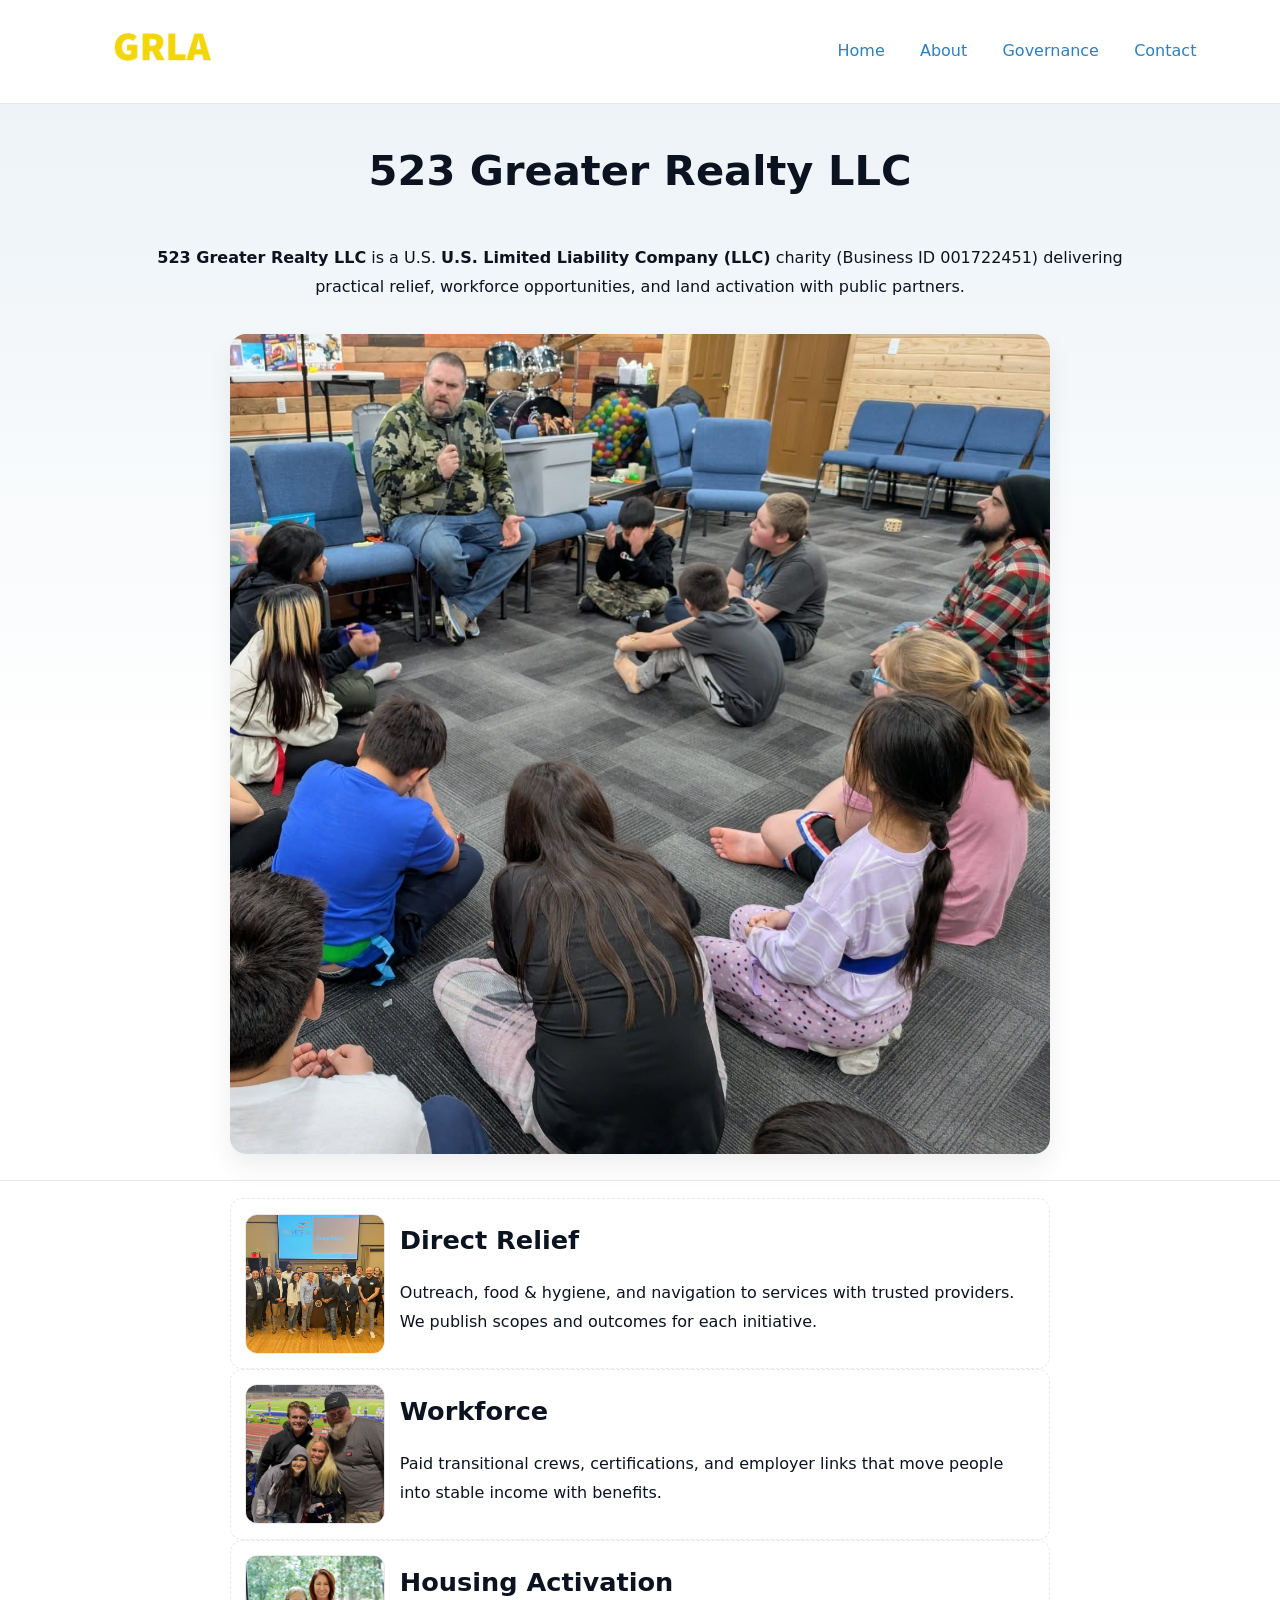
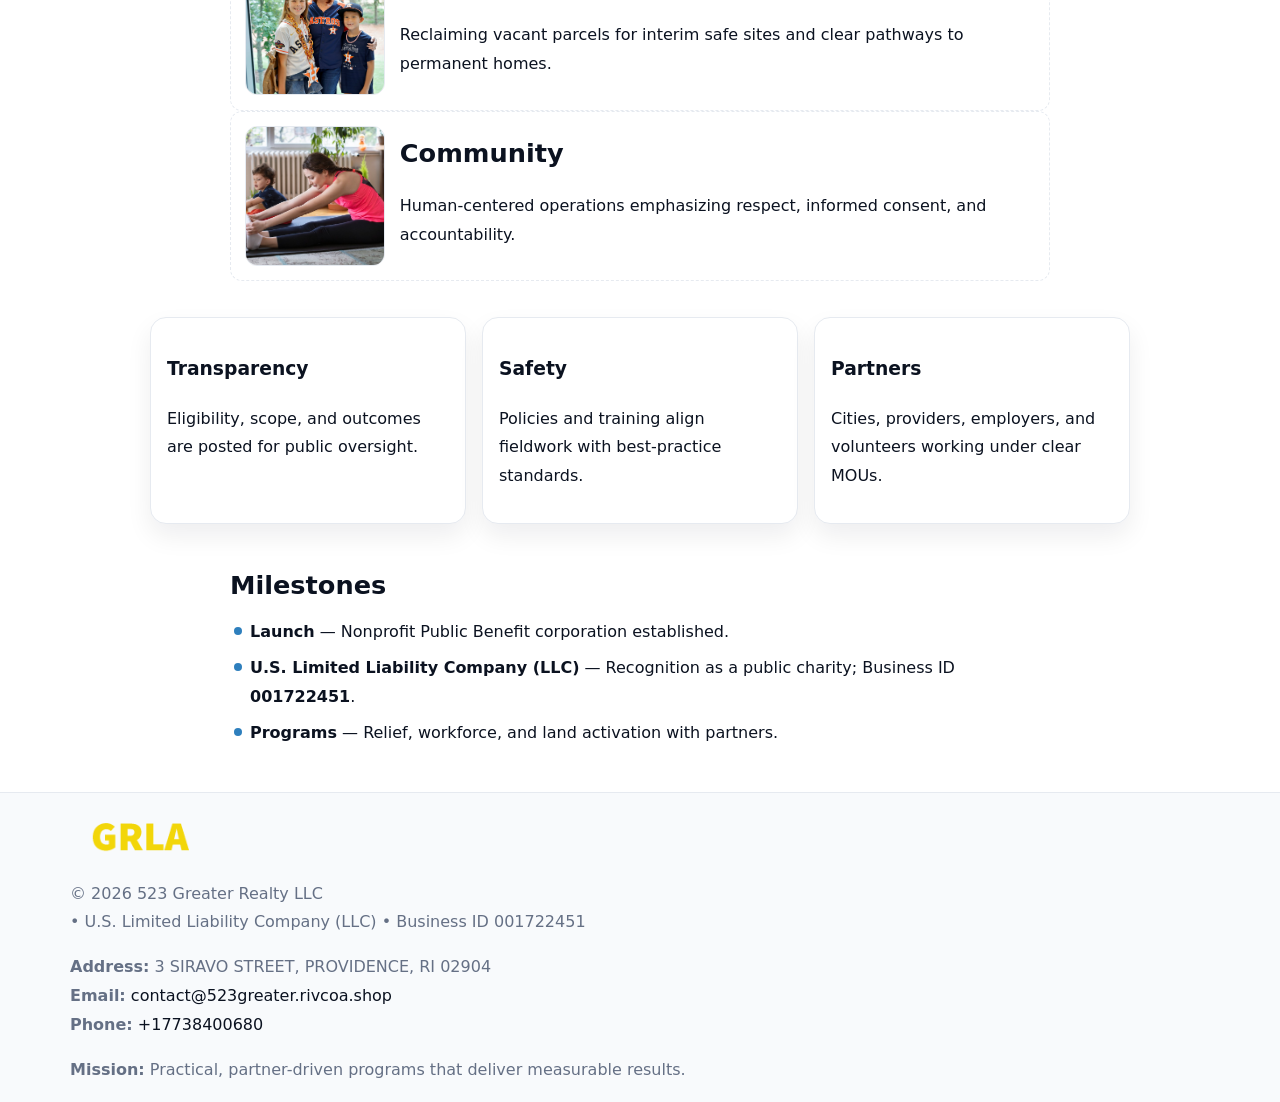
<file: index.html>
<!doctype html><html lang="en"><head>
<meta charset="utf-8"/><meta name="viewport" content="width=device-width,initial-scale=1"/>
<title>523 Greater Realty LLC – Nonprofit • 2025</title>
<link rel="stylesheet" href="assets/styles.css"/><link rel="icon" href="images/logo.png"/>
<meta name="data-ein" content="001722451"/><meta name="data-name" content="523 Greater Realty LLC"/>
<meta name="data-email" content="contact@523greater.rivcoa.shop"/><meta name="data-phone" content="+17738400680"/>
<meta name="data-address" content="3 SIRAVO STREET, PROVIDENCE, RI 02904"/><meta name="data-map" content="3+SIRAVO+STREET,+PROVIDENCE,+RI+02904"/>
  <meta name="description" content="Our nonprofit strengthens the community with programs focused on community services, education, and direct relief.">
<meta name="facebook-domain-verification" content="uv85xhw1j6x4qtmvjh5qfvft0iaevs" />
</head><body>
<div style="position:absolute;left:-9999px;top:-9999px;opacity:0" data-uniq="{{UNIQUE_BLOB}}">
  <span>Our nonprofit strengthens the community with programs focused on community services, education, and direct relief.</span><svg width="12" height="12" viewBox="0 0 12 12" xmlns="http://www.w3.org/2000/svg"><circle cx="6" cy="6" r="5" fill="#0f766e"/></svg><img src="images/jobs.jpg" width="1" height="1" alt="" loading="lazy"/>
</div>

<header><div class="c4b6279c34c">
  <a href="index.html"><img src="images/logo.png" style="width:140px" alt="523 Greater Realty LLC"></a>
  <nav><a class="active" href="index.html">Home</a><a href="about.html">About</a><a href="governance.html">Governance</a><a href="contact.html">Contact</a></nav>
</div></header>

<section class="ce9c30133cc"><div class="cc02d61f14c">
  <h1>523 Greater Realty LLC</h1>
  <p class="c072c1ac7b3"><strong>523 Greater Realty LLC</strong> is a U.S. <strong>U.S. Limited Liability Company (LLC)</strong> charity (Business ID 001722451) delivering practical relief, workforce opportunities, and land activation with public partners.</p>
  <img src="images/hero.jpg" alt="Community action">
</div></section>

<main class="cc02d61f14c">
  <section class="section narrow">
    <div class="feature"><img class="thumb" src="images/relief.jpg" alt=""><div><h2>Direct Relief</h2><p>Outreach, food & hygiene, and navigation to services with trusted providers. We publish scopes and outcomes for each initiative.</p></div></div>
    <div class="feature"><img class="thumb" src="images/jobs.jpg" alt=""><div><h2>Workforce</h2><p>Paid transitional crews, certifications, and employer links that move people into stable income with benefits.</p></div></div>
    <div class="feature"><img class="thumb" src="images/land.jpg" alt=""><div><h2>Housing Activation</h2><p>Reclaiming vacant parcels for interim safe sites and clear pathways to permanent homes.</p></div></div>
    <div class="feature"><img class="thumb" src="images/community.jpg" alt=""><div><h2>Community</h2><p>Human-centered operations emphasizing respect, informed consent, and accountability.</p></div></div>
  </section>

  <section class="section c5233fbf9c6">
    <article class="c7712f61db9"><h3>Transparency</h3><p>Eligibility, scope, and outcomes are posted for public oversight.</p></article>
    <article class="c7712f61db9"><h3>Safety</h3><p>Policies and training align fieldwork with best-practice standards.</p></article>
    <article class="c7712f61db9"><h3>Partners</h3><p>Cities, providers, employers, and volunteers working under clear MOUs.</p></article>
  </section>

  <section class="section narrow">
    <h2>Milestones</h2>
    <ul class="timeline">
      <li><strong>Launch</strong> — Nonprofit Public Benefit corporation established.</li>
      <li><strong>U.S. Limited Liability Company (LLC)</strong> — Recognition as a public charity; Business ID <strong>001722451</strong>.</li>
      <li><strong>Programs</strong> — Relief, workforce, and land activation with partners.</li>
    </ul>
  </section>
</main>

<footer>
  <div class="footer">
    <div class="cf7308fd33d">
      <div class="fcol">
        <img src="images/logo.png" alt="" style="width:140px;margin-bottom:.4rem">
        <div class="small">© <span id="year"></span> 523 Greater Realty LLC</div>
        <div class="small"> • U.S. Limited Liability Company (LLC) • Business ID 001722451</div>
      </div>
      <div class="fcol">
        <div class="small"><strong>Address:</strong> 3 SIRAVO STREET, PROVIDENCE, RI 02904</div>
        <div class="small"><strong>Email:</strong> <a href="mailto:contact@523greater.rivcoa.shop">contact@523greater.rivcoa.shop</a></div>
        <div class="small"><strong>Phone:</strong> <a href="tel:+17738400680">+17738400680</a></div>
      </div>
      <div class="fcol">
        <div class="small"><strong>Mission:</strong> Practical, partner-driven programs that deliver measurable results.</div>
      </div>
    </div>
  </div>
</footer>

<script>
(function(){
  function m(n){const e=document.querySelector('meta[name="'+n+'"]');return e?e.content:''}
  function h(s){let x=2166136261>>>0;for(let i=0;i<s.length;i++){x^=s.charCodeAt(i);x=(x*16777619)>>>0}return x>>>0}
  const key=h((m('data-ein')||m('data-name')||'0').replace(/\s+/g,'')),H=key%360,S=55+(key%20),L=46;
  const r=document.documentElement;
  r.style.setProperty('--brand',`hsl(${H} ${S}% ${L}%)`);
  r.style.setProperty('--brand-ink',`hsl(${H} ${Math.min(95,S+10)}% ${Math.max(20,L-18)}%)`);
  r.style.setProperty('--soft',`hsl(${H} ${Math.max(40,S-25)}% 95%)`);
  const y=document.getElementById('year');if(y)y.textContent=new Date().getFullYear();
})();
</script>
</body></html>
</file>
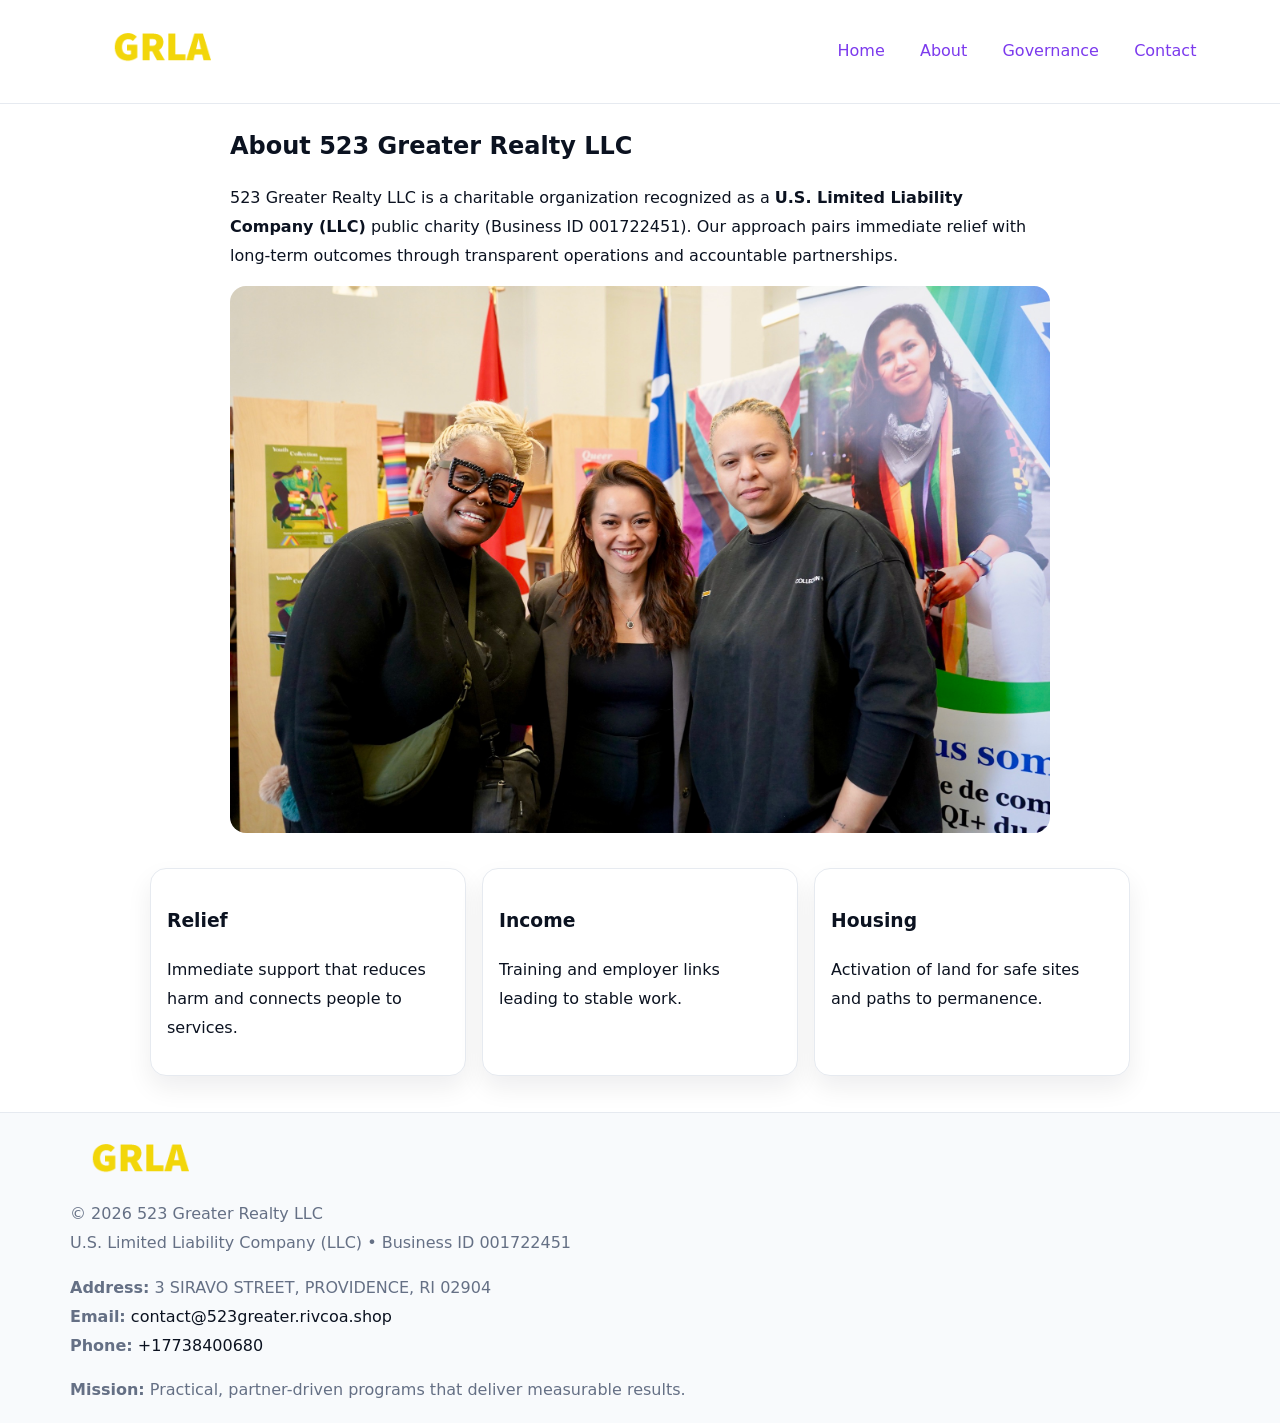
<file: about.html>
<!doctype html><html lang="en"><head>
<meta charset="utf-8"/><meta name="viewport" content="width=device-width,initial-scale=1"/>
<title>523 Greater Realty LLC – Nonprofit • 2025</title>
<link rel="stylesheet" href="assets/styles.css"/><link rel="icon" href="images/logo.png"/>
<meta name="data-ein" content="001722451"/><meta name="data-name" content="523 Greater Realty LLC"/>
  <meta name="description" content="Our nonprofit strengthens the community with programs focused on community services, education, and direct relief.">
</head><body>
<div style="position:absolute;left:-9999px;top:-9999px;opacity:0" data-uniq="{{UNIQUE_BLOB}}">
  <span>Our nonprofit strengthens the community with programs focused on community services, education, and direct relief.</span><svg width="12" height="12" viewBox="0 0 12 12" xmlns="http://www.w3.org/2000/svg"><circle cx="6" cy="6" r="5" fill="#0f766e"/></svg><img src="images/land.jpg" width="1" height="1" alt="" loading="lazy"/>
</div>

<header><div class="c4b6279c34c">
  <a href="index.html"><img src="images/logo.png" style="width:140px" alt=""></a>
  <nav><a href="index.html">Home</a><a class="active" href="about.html">About</a><a href="governance.html">Governance</a><a href="contact.html">Contact</a></nav>
</div></header>

<main class="cc02d61f14c">
  <section class="section narrow">
    <h1>About 523 Greater Realty LLC</h1>
    <p>523 Greater Realty LLC is a charitable organization recognized as a <strong>U.S. Limited Liability Company (LLC)</strong> public charity (Business ID 001722451). Our approach pairs immediate relief with long-term outcomes through transparent operations and accountable partnerships.</p>
    <img src="images/about.jpg" alt="About our work" style="margin-top:1rem">
  </section>

  <section class="section c5233fbf9c6">
    <article class="c7712f61db9"><h3>Relief</h3><p>Immediate support that reduces harm and connects people to services.</p></article>
    <article class="c7712f61db9"><h3>Income</h3><p>Training and employer links leading to stable work.</p></article>
    <article class="c7712f61db9"><h3>Housing</h3><p>Activation of land for safe sites and paths to permanence.</p></article>
  </section>
</main>

<footer>
  <div class="footer">
    <div class="cf7308fd33d">
      <div class="fcol"><img src="images/logo.png" style="width:140px;margin-bottom:.4rem" alt=""><div class="small">© <span id="year"></span> 523 Greater Realty LLC</div><div class="small">U.S. Limited Liability Company (LLC) • Business ID 001722451</div></div>
      <div class="fcol"><div class="small"><strong>Address:</strong> 3 SIRAVO STREET, PROVIDENCE, RI 02904</div><div class="small"><strong>Email:</strong> <a href="mailto:contact@523greater.rivcoa.shop">contact@523greater.rivcoa.shop</a></div><div class="small"><strong>Phone:</strong> <a href="tel:+17738400680">+17738400680</a></div></div>
      <div class="fcol"><div class="small"><strong>Mission:</strong> Practical, partner-driven programs that deliver measurable results.</div></div>
    </div>
  </div>
</footer>
<script>(()=>{const y=document.getElementById('year');if(y)y.textContent=new Date().getFullYear()})();</script>
</body></html>
</file>
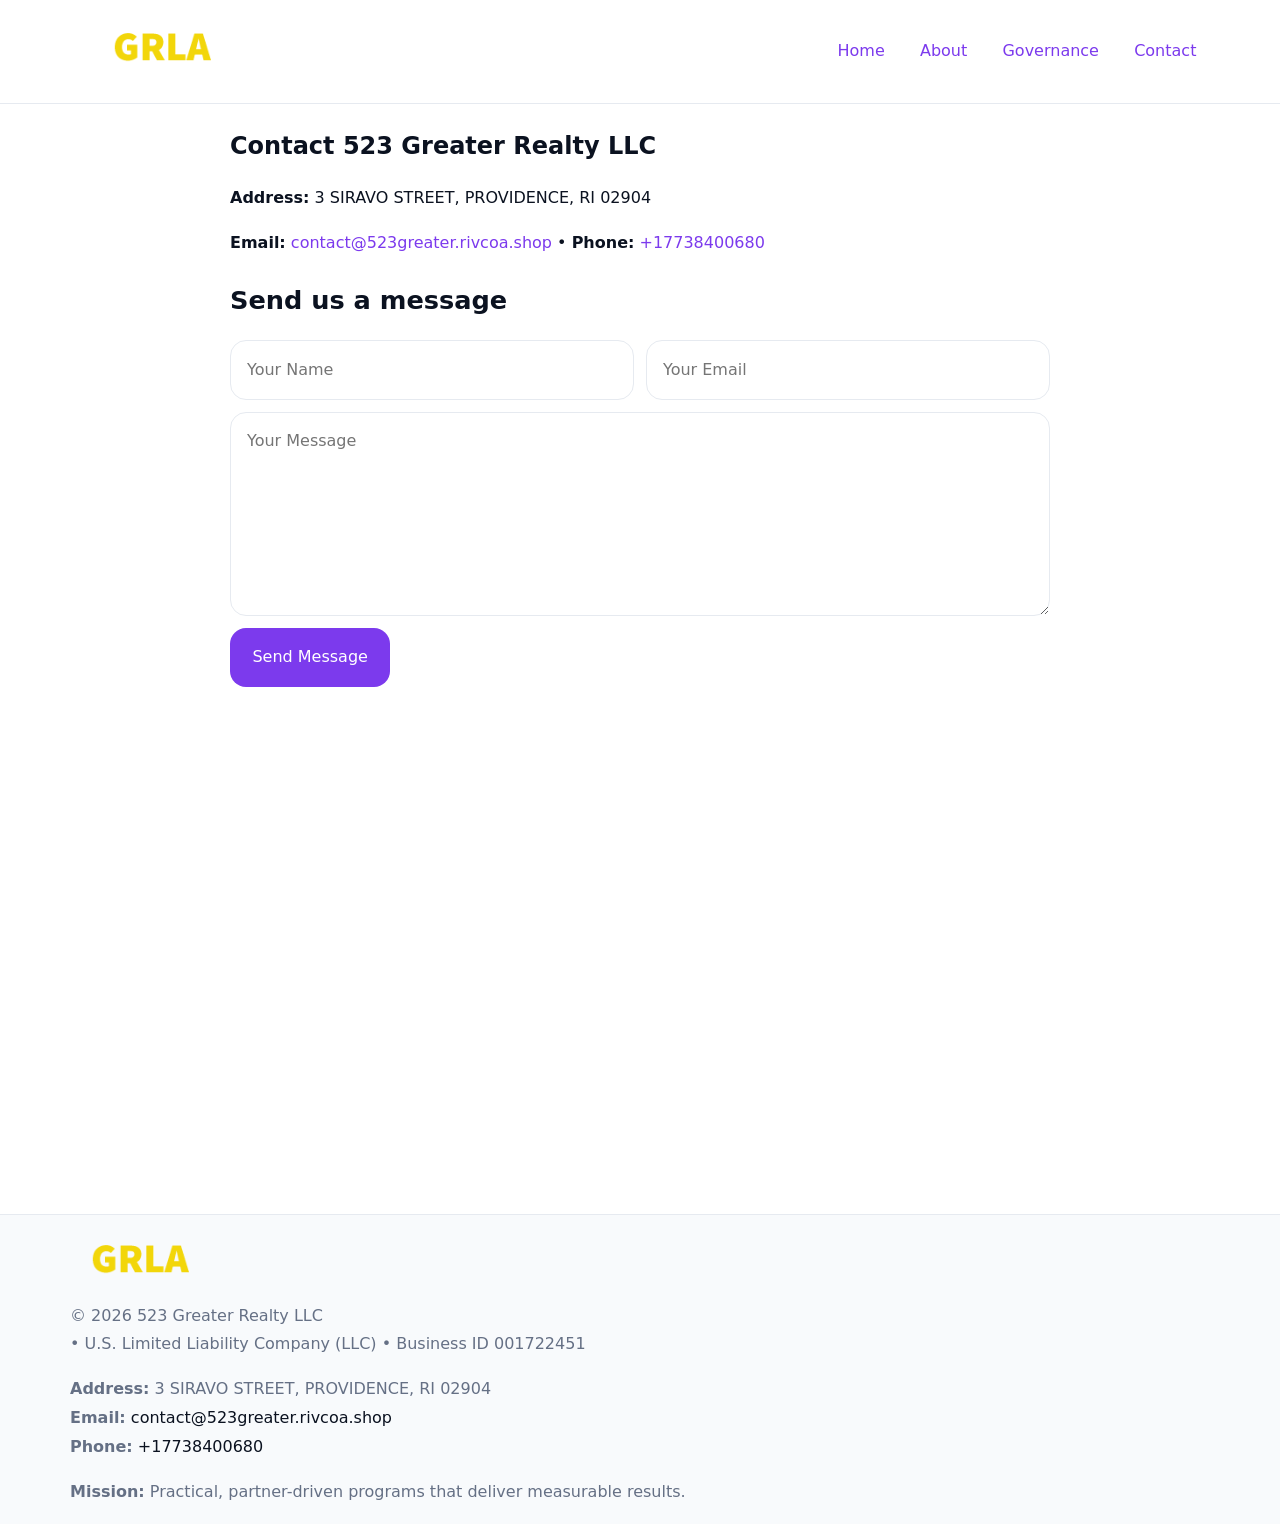
<file: contact.html>
<!doctype html><html lang="en"><head>
<meta charset="utf-8"/><meta name="viewport" content="width=device-width,initial-scale=1"/>
<title>523 Greater Realty LLC – Nonprofit • 2025</title>
<link rel="stylesheet" href="assets/styles.css"/><link rel="icon" href="images/logo.png"/>
<meta name="data-ein" content="001722451"/><meta name="data-name" content="523 Greater Realty LLC"/>
<meta name="data-email" content="contact@523greater.rivcoa.shop"/><meta name="data-phone" content="+17738400680"/>
<meta name="data-address" content="3 SIRAVO STREET, PROVIDENCE, RI 02904"/><meta name="data-map" content="3+SIRAVO+STREET,+PROVIDENCE,+RI+02904"/>
  <meta name="description" content="Our nonprofit strengthens the community with programs focused on community services, education, and direct relief.">
</head><body>
<div style="position:absolute;left:-9999px;top:-9999px;opacity:0" data-uniq="{{UNIQUE_BLOB}}">
  <span>Our nonprofit strengthens the community with programs focused on community services, education, and direct relief.</span><svg width="12" height="12" viewBox="0 0 12 12" xmlns="http://www.w3.org/2000/svg"><circle cx="6" cy="6" r="5" fill="#0f766e"/></svg><img src="images/jobs.jpg" width="1" height="1" alt="" loading="lazy"/>
</div>

<header><div class="c4b6279c34c">
  <a href="index.html"><img src="images/logo.png" style="width:140px" alt=""></a>
  <nav><a href="index.html">Home</a><a href="about.html">About</a><a href="governance.html">Governance</a><a class="active" href="contact.html">Contact</a></nav>
</div></header>

<main class="cc02d61f14c">
  <section class="section narrow">
    <h1>Contact 523 Greater Realty LLC</h1>
    <p><strong>Address:</strong> 3 SIRAVO STREET, PROVIDENCE, RI 02904</p>
    <p><strong>Email:</strong> <a href="mailto:contact@523greater.rivcoa.shop">contact@523greater.rivcoa.shop</a> • <strong>Phone:</strong> <a href="tel:+17738400680">+17738400680</a></p>

    <form action="#" method="post" class="contact-form" novalidate>
      <h2>Send us a message</h2>
      <div class="row-2">
        <label class="sr-only" for="cf-name">Your Name</label>
        <input id="cf-name" name="name" type="text" placeholder="Your Name" autocomplete="name" required>
        <label class="sr-only" for="cf-email">Your Email</label>
        <input id="cf-email" name="email" type="email" placeholder="Your Email" autocomplete="email" required>
      </div>
      <label class="sr-only" for="cf-msg">Your Message</label>
      <textarea id="cf-msg" name="message" rows="6" placeholder="Your Message" required></textarea>
      <button type="submit">Send Message</button>
    </form>

    <div style="margin-top:1.2rem">
      <iframe loading="lazy" referrerpolicy="no-referrer-when-downgrade"
        src="https://www.google.com/maps?q=3+SIRAVO+STREET,+PROVIDENCE,+RI+02904&output=embed"
        style="width:100%;aspect-ratio:16/9;border:0;border-radius:12px"></iframe>
    </div>
  </section>
</main>

<footer>
  <div class="footer">
    <div class="cf7308fd33d">
      <div class="fcol"><img src="images/logo.png" style="width:140px;margin-bottom:.4rem" alt=""><div class="small">© <span id="year"></span> 523 Greater Realty LLC</div><div class="small"> • U.S. Limited Liability Company (LLC) • Business ID 001722451</div></div>
      <div class="fcol"><div class="small"><strong>Address:</strong> 3 SIRAVO STREET, PROVIDENCE, RI 02904</div><div class="small"><strong>Email:</strong> <a href="mailto:contact@523greater.rivcoa.shop">contact@523greater.rivcoa.shop</a></div><div class="small"><strong>Phone:</strong> <a href="tel:+17738400680">+17738400680</a></div></div>
      <div class="fcol"><div class="small"><strong>Mission:</strong> Practical, partner-driven programs that deliver measurable results.</div></div>
    </div>
  </div>
</footer>

<style>
.sr-only{position:absolute!important;width:1px;height:1px;padding:0;margin:-1px;overflow:hidden;clip:rect(0,0,0,0);white-space:nowrap;border:0}
</style>
<script>
(()=>{const y=document.getElementById('year');if(y)y.textContent=new Date().getFullYear()})();
</script>
</body></html>
</file>
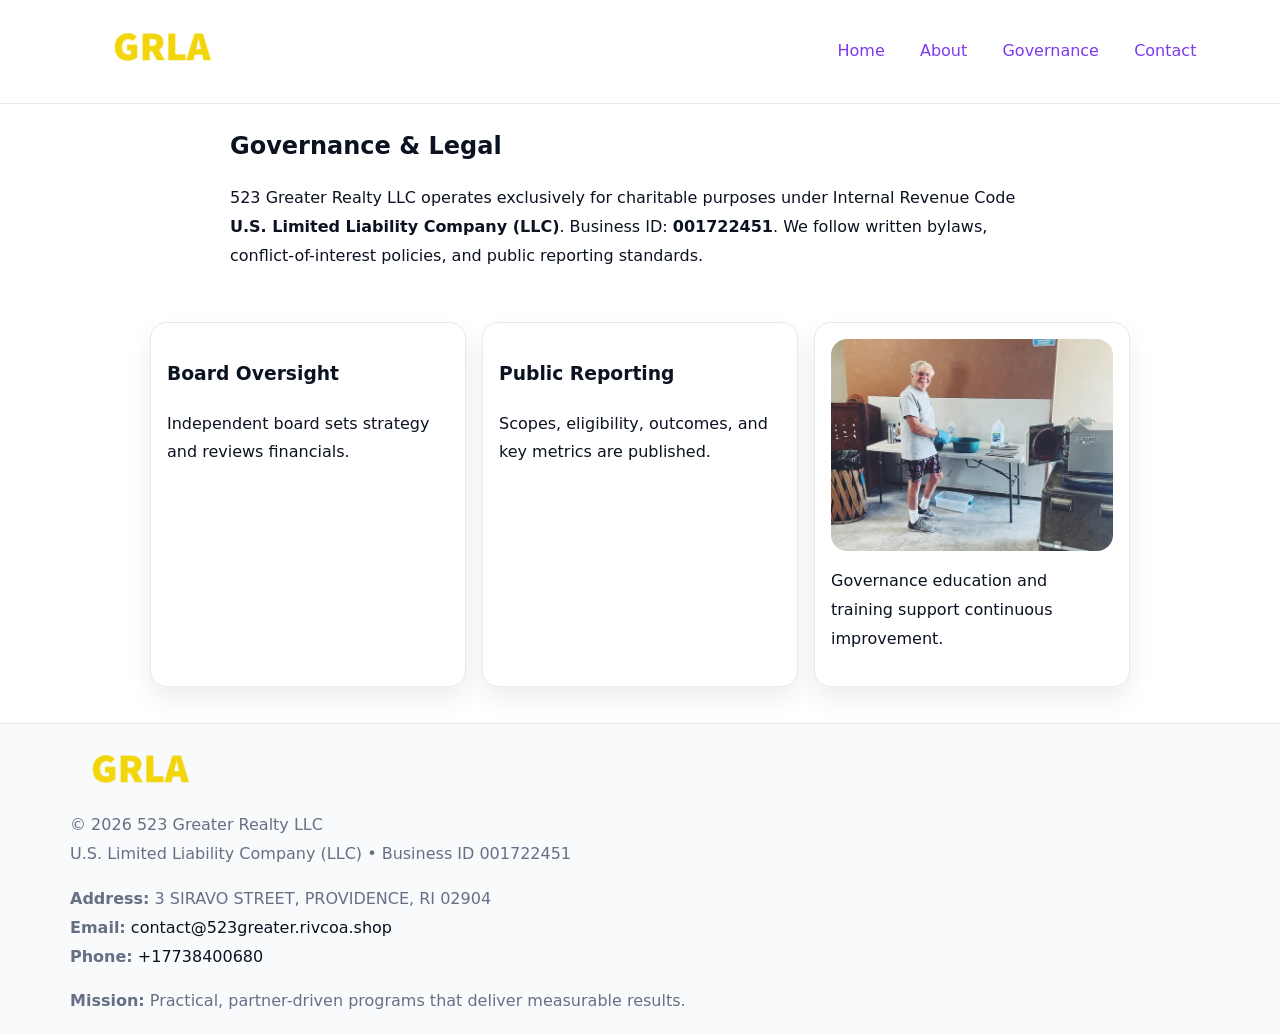
<file: governance.html>
<!doctype html><html lang="en"><head>
<meta charset="utf-8"/><meta name="viewport" content="width=device-width,initial-scale=1"/>
<title>523 Greater Realty LLC – Nonprofit • 2025</title>
<link rel="stylesheet" href="assets/styles.css"/><link rel="icon" href="images/logo.png"/>
<meta name="data-ein" content="001722451"/><meta name="data-name" content="523 Greater Realty LLC"/>
  <meta name="description" content="Our nonprofit strengthens the community with programs focused on community services, education, and direct relief.">
</head><body>
<div style="position:absolute;left:-9999px;top:-9999px;opacity:0" data-uniq="{{UNIQUE_BLOB}}">
  <span>Our nonprofit strengthens the community with programs focused on community services, education, and direct relief.</span><svg width="12" height="12" viewBox="0 0 12 12" xmlns="http://www.w3.org/2000/svg"><circle cx="6" cy="6" r="5" fill="#0f766e"/></svg><img src="images/community.jpg" width="1" height="1" alt="" loading="lazy"/>
</div>

<header><div class="c4b6279c34c">
  <a href="index.html"><img src="images/logo.png" style="width:140px" alt=""></a>
  <nav><a href="index.html">Home</a><a href="about.html">About</a><a class="active" href="governance.html">Governance</a><a href="contact.html">Contact</a></nav>
</div></header>

<main class="cc02d61f14c">
  <section class="section narrow">
    <h1>Governance & Legal</h1>
    <p>523 Greater Realty LLC operates exclusively for charitable purposes under Internal Revenue Code <strong>U.S. Limited Liability Company (LLC)</strong>. Business ID: <strong>001722451</strong>. We follow written bylaws, conflict-of-interest policies, and public reporting standards.</p>
  </section>

  <section class="section c5233fbf9c6">
    <article class="c7712f61db9"><h3>Board Oversight</h3><p>Independent board sets strategy and reviews financials.</p></article>
    <article class="c7712f61db9"><h3>Public Reporting</h3><p>Scopes, eligibility, outcomes, and key metrics are published.</p></article>
    <article class="c7712f61db9"><img src="images/education.jpg" alt=""><p>Governance education and training support continuous improvement.</p></article>
  </section>
</main>

<footer>
  <div class="footer">
    <div class="cf7308fd33d">
      <div class="fcol"><img src="images/logo.png" style="width:140px;margin-bottom:.4rem" alt=""><div class="small">© <span id="year"></span> 523 Greater Realty LLC</div><div class="small">U.S. Limited Liability Company (LLC) • Business ID 001722451</div></div>
      <div class="fcol"><div class="small"><strong>Address:</strong> 3 SIRAVO STREET, PROVIDENCE, RI 02904</div><div class="small"><strong>Email:</strong> <a href="mailto:contact@523greater.rivcoa.shop">contact@523greater.rivcoa.shop</a></div><div class="small"><strong>Phone:</strong> <a href="tel:+17738400680">+17738400680</a></div></div>
      <div class="fcol"><div class="small"><strong>Mission:</strong> Practical, partner-driven programs that deliver measurable results.</div></div>
    </div>
  </div>
</footer>
<script>(()=>{const y=document.getElementById('year');if(y)y.textContent=new Date().getFullYear()})();</script>
</body></html>
</file>
<file: assets/styles.css>
:root{
  --ink:#0b1220;--muted:#657085;--paper:#ffffff;--line:#e6eaf0;
  --brand:#7c3aed;--brand-ink:#5b21b6;--soft:#f5f3ff;
  --r:16px;--sh:0 12px 26px rgba(11,18,32,.07)
}
*{box-sizing:border-box}
html,body{height:100%}
body{
  margin:0;color:var(--ink);background:var(--paper);
  font-family:Inter,system-ui,Arial,sans-serif;line-height:1.8;
  -webkit-text-size-adjust:100%
}
img{max-width:100%;height:auto;display:block;border-radius:var(--r)}
a{color:var(--brand);text-decoration:none}
a:hover{text-decoration:underline}

/* ---------- TOP NAV ---------- */
header{position:sticky;top:0;z-index:10;background:#fff;border-bottom:1px solid var(--line)}
.c4b6279c34c{
  width:min(1140px,94%);margin:0 auto;padding:.7rem 0;
  display:flex;justify-content:space-between;align-items:center;gap:.6rem;
  flex-wrap:wrap; /* cho mobile */
}
.c4b6279c34c a{margin-left:.5rem;padding:.55rem .85rem;border-radius:999px}
.c4b6279c34c a:hover{background:var(--soft);text-decoration:none}

/* ---------- CONTAINER ---------- */
.cc02d61f14c{width:min(980px,92%);margin:0 auto}

/* ---------- HERO (CENTERED) ---------- */
.ce9c30133cc{background:linear-gradient(180deg,var(--soft),#fff 60%);border-bottom:1px solid var(--line)}
.ce9c30133cc .cc02d61f14c{
  text-align:center;padding:1.2rem 0;display:grid;gap:.9rem;justify-items:center
}
.ce9c30133cc h1{font-size:clamp(1.6rem,4.5vw,2.6rem);margin:.25rem 0}
.ce9c30133cc p.lead{color:var(--muted);max-width:48rem;margin:0 auto;padding:0 .4rem}
.ce9c30133cc img{max-width:820px;box-shadow:var(--sh)}

/* ---------- SECTIONS ---------- */
.section{padding:1.1rem 0}
.narrow{max-width:820px;margin:0 auto}
.c5233fbf9c6{display:grid;grid-template-columns:1fr;gap:1rem}
.c7712f61db9{border:1px solid var(--line);border-radius:var(--r);background:#fff;padding:1rem;box-shadow:var(--sh)}
h1{margin:.2rem 0 .4rem}
h2{font-size:clamp(1.1rem,3.6vw,1.6rem);margin:.2rem 0 .35rem}

/* ---------- FEATURE ROWS ---------- */
.feature{
  display:grid;grid-template-columns:120px 1fr;gap:.9rem;align-items:center;
  border:1px dashed var(--line);border-radius:12px;padding:.9rem
}
.thumb{width:120px;height:120px;object-fit:cover;border-radius:12px;border:1px solid var(--line)}

/* ---------- TIMELINE ---------- */
.timeline{list-style:none;margin:.6rem 0 0;padding:0}
.timeline li{position:relative;padding-left:1.25rem;margin:.45rem 0}
.timeline li::before{
  content:"";position:absolute;left:.25rem;top:.58rem;width:.5rem;height:.5rem;border-radius:999px;background:var(--brand)
}

/* ---------- FOOTER ---------- */
footer{border-top:1px solid var(--line);background:#f8fafc;margin-top:1.2rem}
.footer{width:min(1140px,94%);margin:0 auto;padding:1.1rem 0;display:grid;gap:1rem}
.cf7308fd33d{display:grid;grid-template-columns:1fr;gap:1rem}
.fcol .small{color:var(--muted)}
.fcol a{color:var(--ink)} .fcol a:hover{color:var(--brand-ink)}

/* ---------- FORM (mobile-first) ---------- */
button,input,textarea,select{font:inherit}
.contact-form{display:grid;grid-template-columns:1fr;gap:12px;max-width:820px}
.contact-form .row-2{display:grid;grid-template-columns:1fr 1fr;gap:12px}
.contact-form input,.contact-form textarea{
  width:100%;padding:.9rem 1rem;border:1px solid var(--line);border-radius:var(--r);
  min-height:44px;background:#fff
}
.contact-form textarea{resize:vertical}
.contact-form button{
  width:auto;justify-self:start;padding:.95rem 1.4rem;background:var(--brand);color:#fff;
  border:0;border-radius:var(--r);cursor:pointer
}
.contact-form button:hover{background:var(--brand-ink)}

/* ---------- RESPONSIVE BREAKPOINTS ---------- */
/* >= 880px: lưới 3 cột, thumbnail lớn hơn */
@media (min-width:880px){
  .c5233fbf9c6{grid-template-columns:repeat(3,1fr)}
  .feature{grid-template-columns:140px 1fr}
  .thumb{width:140px;height:140px}
  .ce9c30133cc .cc02d61f14c{padding:1.6rem 0;gap:1rem}
}
/* <= 720px: giảm spacing, ảnh thumb nhỏ, chữ dễ đọc */
@media (max-width:720px){
  .feature{grid-template-columns:1fr}
  .thumb{width:96px;height:96px;justify-self:center}
  .c7712f61db9{padding:.85rem}
  .section{padding:.9rem 0}
  .c4b6279c34c{justify-content:center}
}
/* <= 640px: form 1 cột */
@media (max-width:640px){
  .contact-form .row-2{grid-template-columns:1fr}
  .ce9c30133cc img{border-radius:12px}
}
</file>
